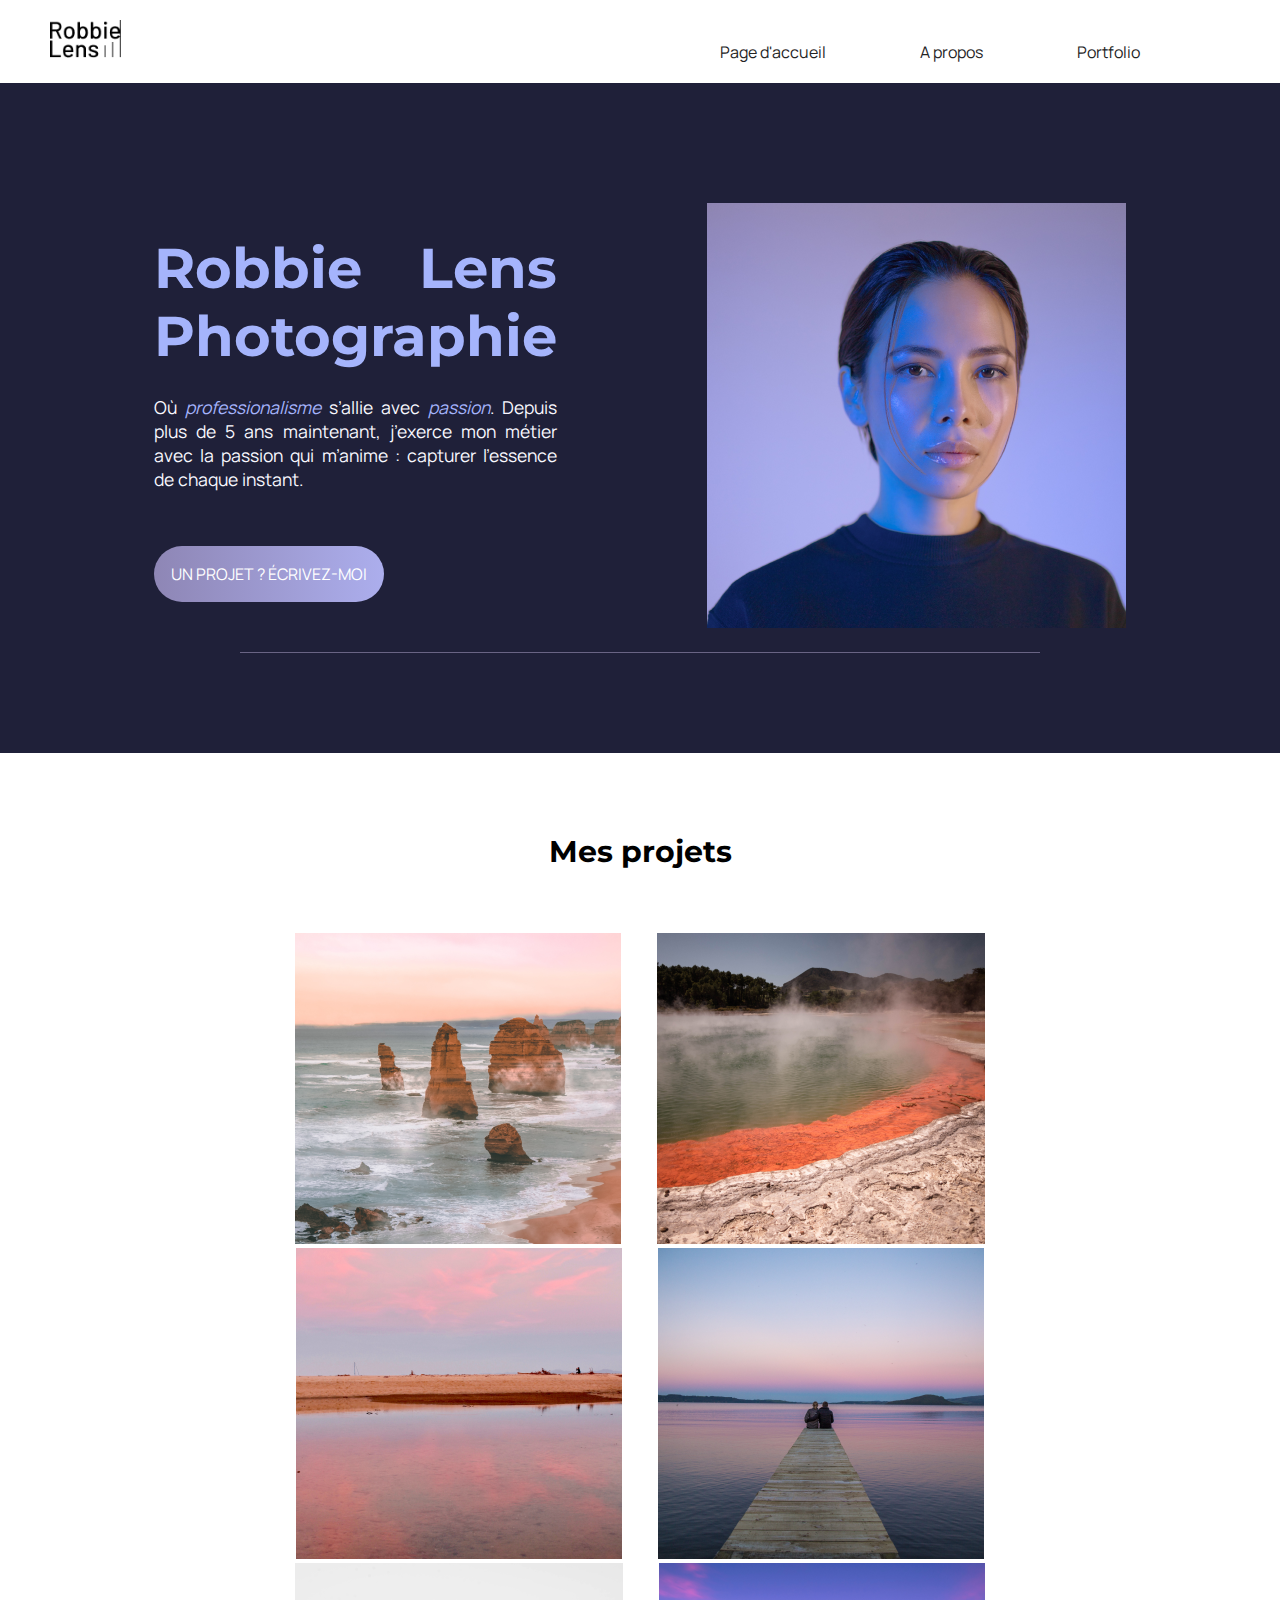
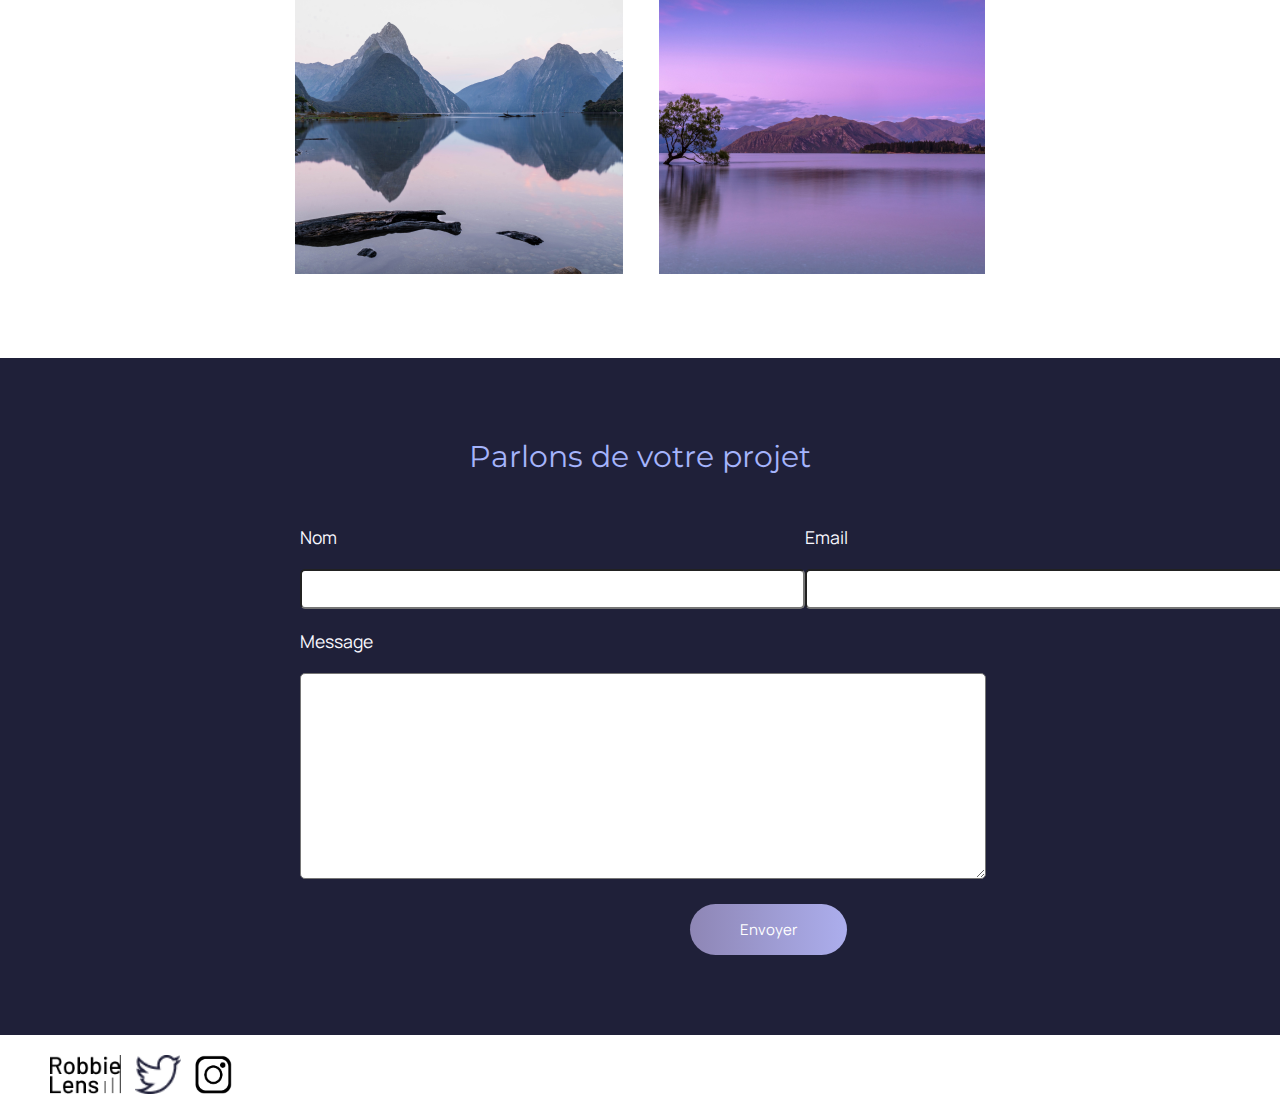
<file: HTML_CSS_RobbieLens/index.html>
<!DOCTYPE html>
<html lang="fr">

<head>

    <meta charset="utf-8">
    <title>Accueil - Robbie Lens Photographie</title>
    <link href="Styles/general.css" rel="stylesheet">
    <link href="Styles/accueil.css" rel="stylesheet">

    <!-- MONTSERRAT -->
    <link rel="preconnect" href="https://fonts.googleapis.com">
    <link rel="preconnect" href="https://fonts.gstatic.com" crossorigin>
    <link href="https://fonts.googleapis.com/css2?family=Montserrat:ital,wght@0,100..900;1,100..900&family=Roboto:ital,wght@0,100;0,300;0,400;0,500;0,700;0,900;1,100;1,300;1,400;1,500;1,700;1,900&display=swap"
        rel="stylesheet">

    <!-- MANROPE -->
    <link href="https://fonts.googleapis.com/css2?family=Manrope:wght@200..800&family=Montserrat:ital,wght@0,100..900;1,100..900&family=Roboto:ital,wght@0,100;0,300;0,400;0,500;0,700;0,900;1,100;1,300;1,400;1,500;1,700;1,900&display=swap" 
        rel="stylesheet">


</head>

<body>

    <header>   
        <nav>
        <div class = "nav_entete">
             <a href="index.html"><img src="IMAGES/logo.png" alt="Page d'accueil" class="taille_logo"></a>
                
             <div class="nav_boutons">
                <a href="index.html">Page d'accueil</a>
                <a href="a_propos.html">A propos</a>
                <a href="portfolio.html">Portfolio</a>
            </div>
        </div>
        </nav>
           
    </header>

<main>
    
<section class="section1_accueil">
<div class="S1_accueil">
 <div class="S1accueil_gauche">
    <div class="S1accueil_titre"><h1>Robbie Lens Photographie</h1></div>
    <div class="S1accueil_texte">
    <p>
        Où <em>professionalisme</em> s’allie avec <em>passion</em>. Depuis plus de 5
        ans maintenant, j’exerce mon métier avec la passion
        qui m’anime : capturer l’essence de chaque instant.
    </p></div>
    <div class="S1accueil_boutoncontact"><a class=lien_bouton href="#formulaire">UN PROJET ? ÉCRIVEZ-MOI</a></div>
  </div>

  <div class="S1accueil_droit"><img src="IMAGES/robbie-lens.png" alt="Logo" /></div>

</div>
</section>

<section class="section2_mesprojets">
    <h2 class="S2mesprojets_titre">Mes projets</h2>
    <div class="S2mesprojets_images">
   
        <div class="S2mesprojetsimages img1"><img src="IMAGES/Accueil/element1.png" alt="image1"></div>
        <div class="S2mesprojetsimages img2"><img src="IMAGES/Accueil/element2.png" alt="image2"></div>
        <div class="S2mesprojetsimages img3"><img src="IMAGES/Accueil/element3.png" alt="image3"></div>
   
        <div class="S2mesprojetsimages img4"><img src="IMAGES/Accueil/element4.png" alt="image4"></div>
        <div class="S2mesprojetsimages img5"><img src="IMAGES/Accueil/element5.png" alt="image5"></div>
        <div class="S2mesprojetsimages img6"><img src="IMAGES/Accueil/element6.png" alt="image6"></div>
    
    </div>
</section>

<section id="formulaire" class="section3_formulaire">
    <p class="S3formulaire_titre">Parlons de votre projet</p> 
 
    <form method="get" action="">
    <div class="S3formulaire_nom_email">
        <div class="S3formulaire_nom">
        <p>
            <label for="nom">Nom</label><br><input type="text" name="nom" id="nom" size="60">
        </p>
        </div>
        
        <div class="S3formulaire_email">
        <p>
            <label for="email">Email</label><br><input type="email" name="email" id="email" size="60">
        </p>
        </div>
    </div>
    <div class="S3formulaire_message">
        <p>
            <label for="message">Message</label> <br>
            <textarea name="message" id="message"></textarea>
        </p>
    </div>
    <div class="S3formulaire_bouton">
    <input type="submit" value="Envoyer">
    </div>



    </form>
      
</section>



</main>


<footer>
    <nav class="bas_de_page">

        <a href="a_propos.html"> 
            <img class="taille_logo" src="IMAGES/logo.png"></a>

        <a href="https://twitter.com/" target="_blank">
            <img class="taille_logo" src="IMAGES/twitter.png" alt="Logo Twitter">
        </a>
        <a href="https://www.instagram.com/" target="_blank">
            <img class="taille_logo" src="IMAGES/instagram.png" alt="Logo Instagram">
        </a>
    </nav>
</footer>
    

</body>

</html>
</file>
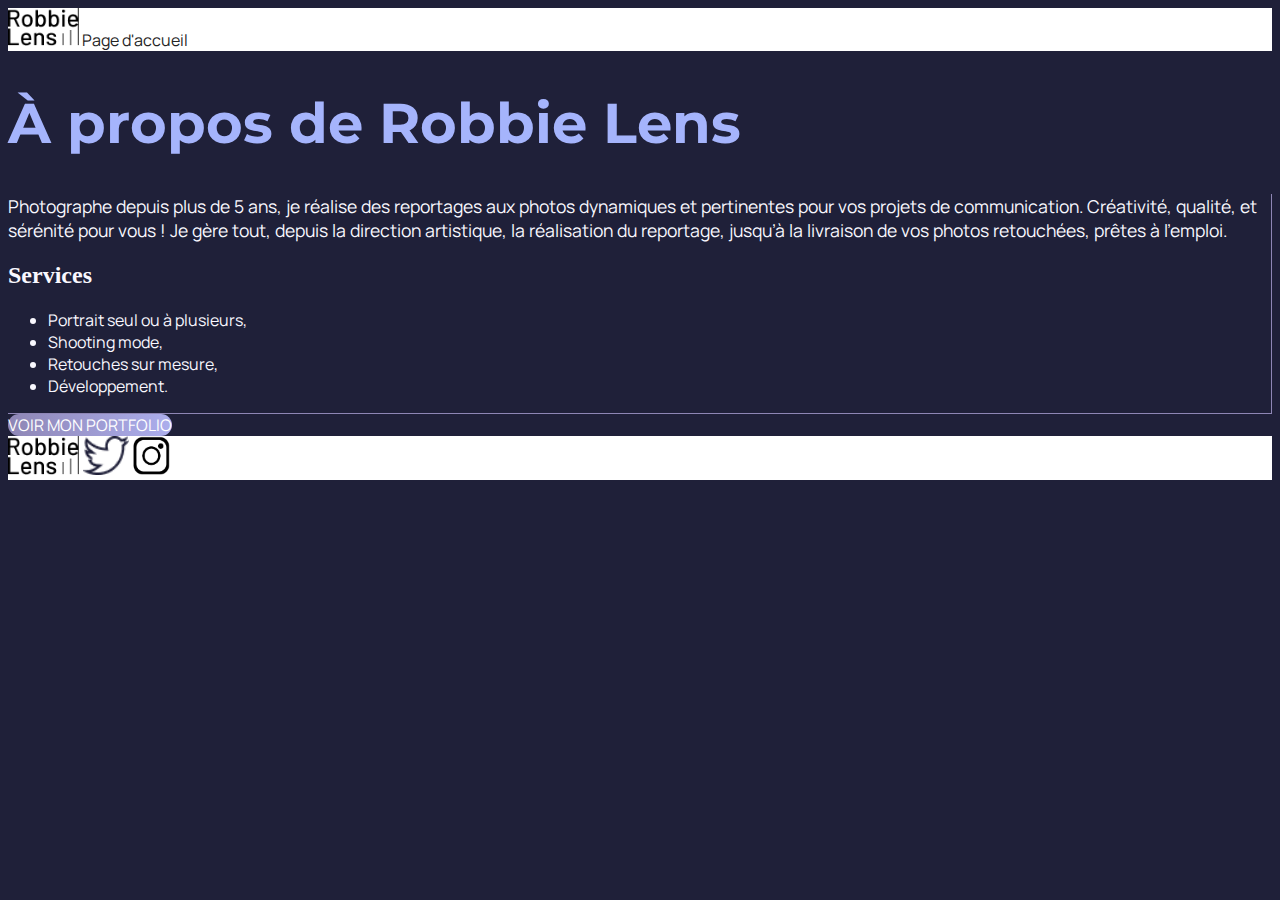
<file: HTML_CSS_RobbieLens/a_propos.html>
<!DOCTYPE html>
<html lang="fr">

<head>
    
    <meta charset="utf-8">
    <title>À propos - Robbie Lens Photographie</title>
    <link href="style.css" rel="stylesheet">

    <!-- MONTSERRAT -->
    <link rel="preconnect" href="https://fonts.googleapis.com">
    <link rel="preconnect" href="https://fonts.gstatic.com" crossorigin>
    <link href="https://fonts.googleapis.com/css2?family=Montserrat:ital,wght@0,100..900;1,100..900&family=Roboto:ital,wght@0,100;0,300;0,400;0,500;0,700;0,900;1,100;1,300;1,400;1,500;1,700;1,900&display=swap" rel="stylesheet">

    <!-- MANROPE -->
    <link rel="preconnect" href="https://fonts.googleapis.com">
    <link rel="preconnect" href="https://fonts.gstatic.com" crossorigin>
    <link href="https://fonts.googleapis.com/css2?family=Manrope:wght@200..800&family=Montserrat:ital,wght@0,100..900;1,100..900&family=Roboto:ital,wght@0,100;0,300;0,400;0,500;0,700;0,900;1,100;1,300;1,400;1,500;1,700;1,900&display=swap" rel="stylesheet">

</head>

<body>
    
    <div class="haut">
        <a href="Accueil.html"><img src="IMAGES/logo.png" alt="Page d'accueil" class="taille_logo"> Page d'accueil</a>
    </div>

    <h1>À propos de Robbie Lens</h1>
    
    <div class="bordure_texte">
    <p>Photographe depuis plus de 5 ans, je réalise des reportages aux photos dynamiques et pertinentes pour vos projets de communication. Créativité, qualité, et sérénité pour vous ! Je gère tout, depuis la direction artistique, la réalisation du reportage, jusqu’à la livraison de vos photos retouchées, prêtes à l’emploi.</p>

    <h2>Services</h2>
    <ul>
        <li>Portrait seul ou à plusieurs,</li>
        <li>Shooting mode,</li>
        <li>Retouches sur mesure,</li>
        <li>Développement. </li>
    </ul>
    </div>

    <div>
        <a class=lien_bouton href="">VOIR MON PORTFOLIO</a>
    </div>

    <div class="bas">

        <a href="a_propos.html"> 
            <img class="taille_logo" src="IMAGES/logo.png"></a>

        <a href="https://twitter.com/" target="_blank">
            <img class="taille_logo" src="IMAGES/twitter.png" alt="Logo Twitter">
        </a>
        <a href="https://www.instagram.com/" target="_blank">
            <img class="taille_logo" src="IMAGES/instagram.png" alt="Logo Instagram">
        </a>

    </div>

</body>

</html>
</file>
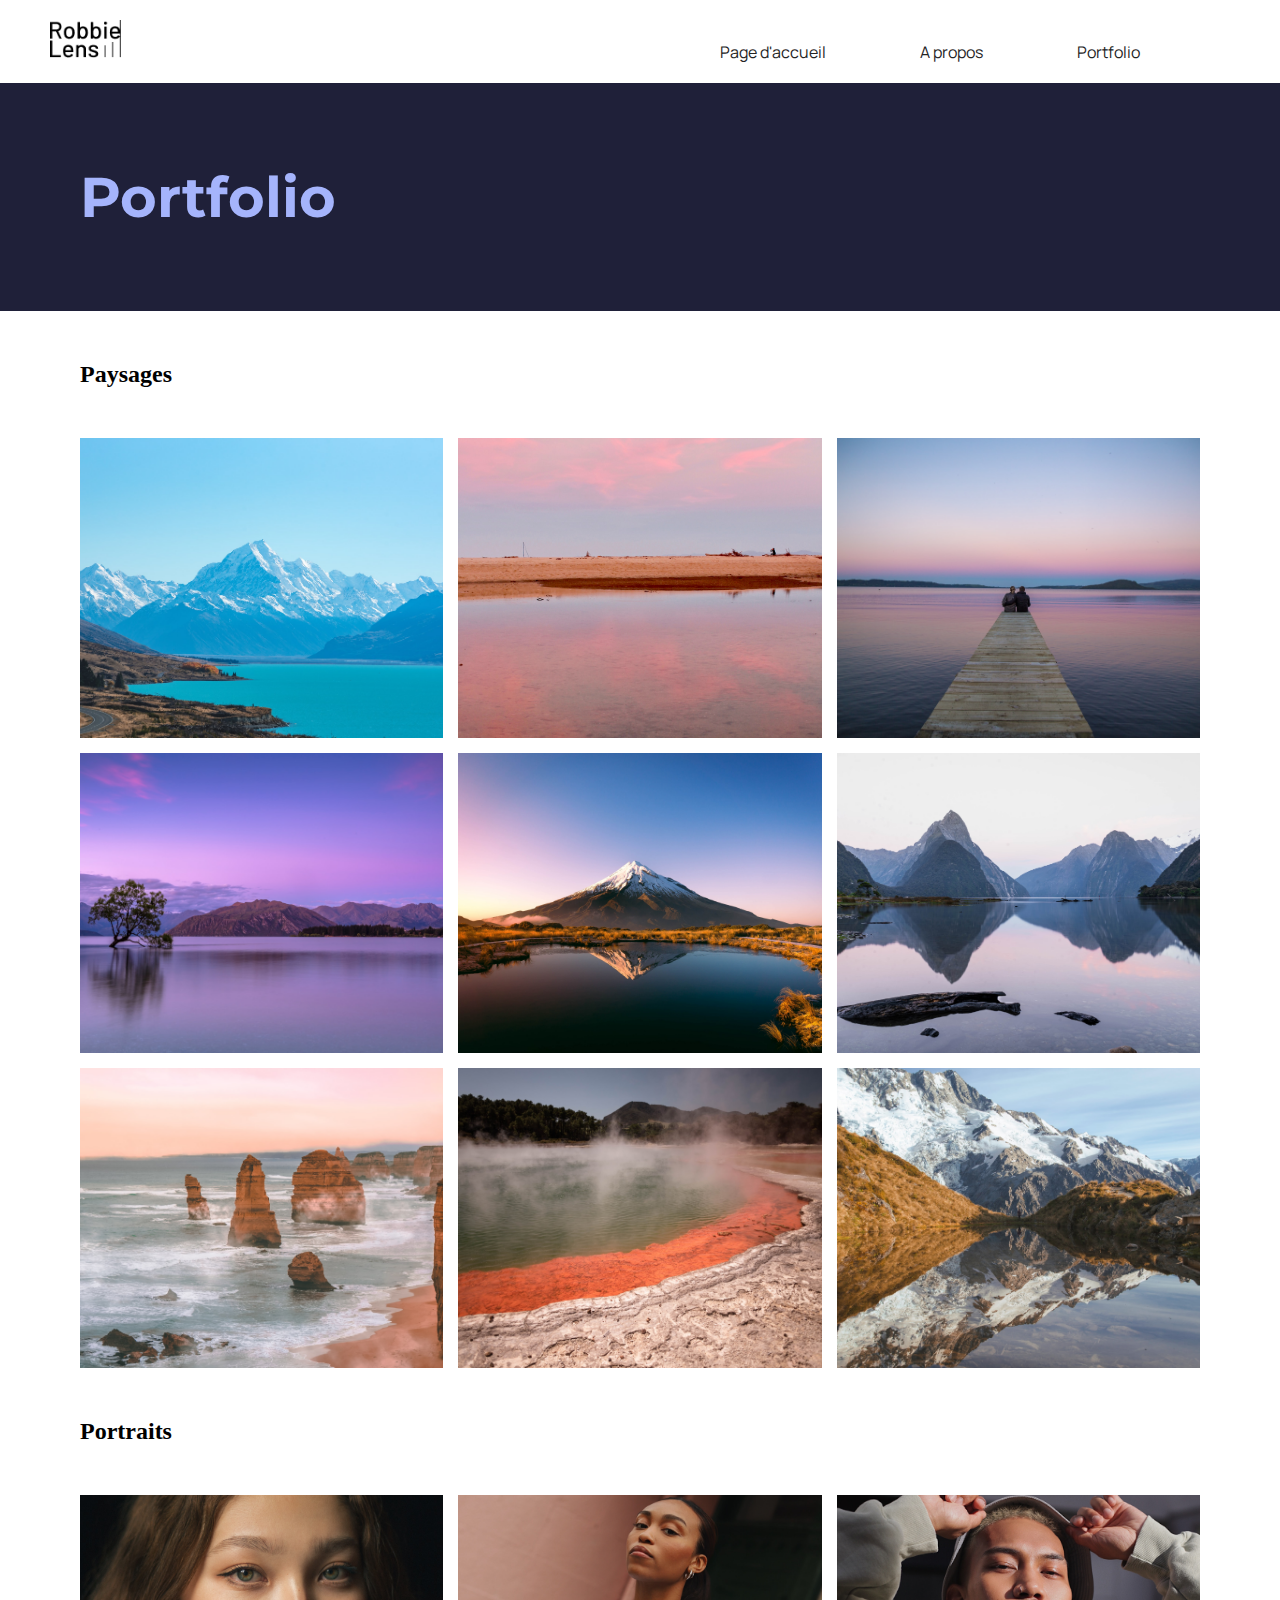
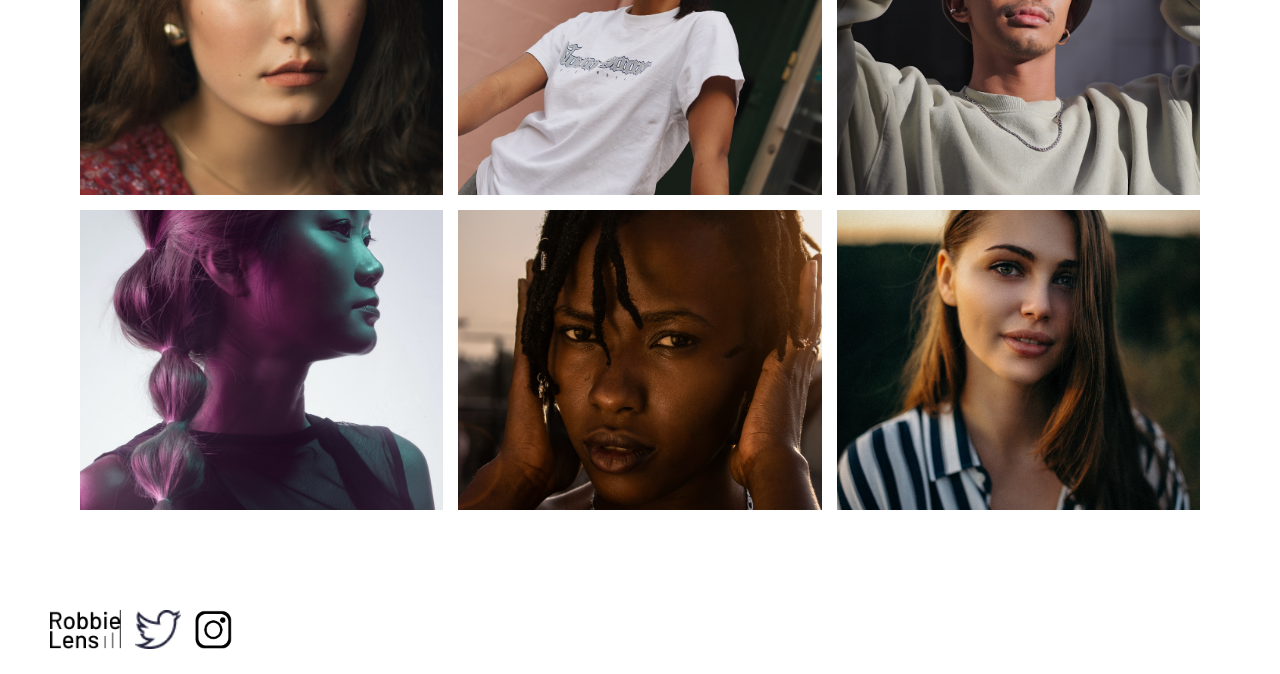
<file: HTML_CSS_RobbieLens/portfolio.html>
<!DOCTYPE html>
<html lang="fr">

<head>
    
    <meta charset="utf-8">
    <title>À propos - Robbie Lens Photographie</title>
    <link href="Styles/general.css" rel="stylesheet">
    <link href="Styles/portfolio.css" rel="stylesheet">

    <!-- MONTSERRAT -->
    <link rel="preconnect" href="https://fonts.googleapis.com">
    <link rel="preconnect" href="https://fonts.gstatic.com" crossorigin>
    <link href="https://fonts.googleapis.com/css2?family=Montserrat:ital,wght@0,100..900;1,100..900&family=Roboto:ital,wght@0,100;0,300;0,400;0,500;0,700;0,900;1,100;1,300;1,400;1,500;1,700;1,900&display=swap" rel="stylesheet">

    <!-- MANROPE -->
    <link href="https://fonts.googleapis.com/css2?family=Manrope:wght@200..800&family=Montserrat:ital,wght@0,100..900;1,100..900&family=Roboto:ital,wght@0,100;0,300;0,400;0,500;0,700;0,900;1,100;1,300;1,400;1,500;1,700;1,900&display=swap" rel="stylesheet">

</head>

<body>
    
    <header>   
        <nav>
        <div class = "nav_entete">
             <a href="index.html"><img src="IMAGES/logo.png" alt="Page d'accueil" class="taille_logo"></a>
                
             <div class="nav_boutons">
                <a href="index.html">Page d'accueil</a>
                <a href="a_propos.html">A propos</a>
                <a href="portfolio.html">Portfolio</a>
            </div>
        </div>
        </nav>
           
    </header>


<main>
<section class="section1_portfolio">
   <h1>Portfolio</h1>
</section>
<section class="section2_portfolio">
   <h2 class="S2portfolio_titre">Paysages</h2>
    <div class="S2portfolio_paysages">
        <a href="IMAGES/Portfolio/paysage1.jpg" class="S2portfolioimage"><img src="IMAGES/Portfolio/paysage1.jpg" alt="paysage1">
            <div class="photo_hover">Voir la photo</div>
        </a>
        <a href="IMAGES/Portfolio/paysage2.jpg" class="S2portfolioimage"><img src="IMAGES/Portfolio/paysage2.jpg" alt="paysage2">
            <div class="photo_hover">Voir la photo</div></a>
        <a href="IMAGES/Portfolio/paysage3.jpg" class="S2portfolioimage"><img src="IMAGES/Portfolio/paysage3.jpg" alt="paysage3">
            <div class="photo_hover">Voir la photo</div></a>
        <a href="IMAGES/Portfolio/paysage4.jpg" class="S2portfolioimage"><img src="IMAGES/Portfolio/paysage4.jpg" alt="paysage4">
            <div class="photo_hover">Voir la photo</div></a>
        <a href="IMAGES/Portfolio/paysage5.jpg" class="S2portfolioimage"><img src="IMAGES/Portfolio/paysage5.jpg" alt="paysage5">
            <div class="photo_hover">Voir la photo</div></a>
        <a href="IMAGES/Portfolio/paysage6.jpg" class="S2portfolioimage"><img src="IMAGES/Portfolio/paysage6.jpg" alt="paysage6">
            <div class="photo_hover">Voir la photo</div></a>
        <a href="IMAGES/Portfolio/paysage7.jpg" class="S2portfolioimage"><img src="IMAGES/Portfolio/paysage7.jpg" alt="paysage7">
            <div class="photo_hover">Voir la photo</div></a>
        <a href="IMAGES/Portfolio/paysage8.jpg" class="S2portfolioimage"><img src="IMAGES/Portfolio/paysage8.jpg" alt="paysage8">
            <div class="photo_hover">Voir la photo</div></a>
        <a href="IMAGES/Portfolio/paysage9.jpg" class="S2portfolioimage"><img src="IMAGES/Portfolio/paysage9.jpg" alt="paysage9">
            <div class="photo_hover">Voir la photo</div></a>
    </div>
    <h2 class="S2portfolio_titre">Portraits</h2>
    <div class="S2portfolio_portraits">
        <a href="IMAGES/Portfolio/portrait1.jpg" class="S2portfolioimage"><img src="IMAGES/Portfolio/portrait1.jpg" alt="portrait1">
            <div class="photo_hover">Voir la photo</div></a>
        <a href="IMAGES/Portfolio/portrait2.jpg" class="S2portfolioimage"><img src="IMAGES/Portfolio/portrait2.jpg" alt="portrait2">
            <div class="photo_hover">Voir la photo</div></a>
        <a href="IMAGES/Portfolio/portrait3.jpg" class="S2portfolioimage"><img src="IMAGES/Portfolio/portrait3.jpg" alt="portrait3">
            <div class="photo_hover">Voir la photo</div></a>
        <a href="IMAGES/Portfolio/portrait4.jpg" class="S2portfolioimage"><img src="IMAGES/Portfolio/portrait4.jpg" alt="portrait4">
            <div class="photo_hover">Voir la photo</div></a>
        <a href="IMAGES/Portfolio/portrait5.jpg" class="S2portfolioimage"><img src="IMAGES/Portfolio/portrait5.jpg" alt="portrait5">
            <div class="photo_hover">Voir la photo</div></a>
        <a href="IMAGES/Portfolio/portrait6.jpg" class="S2portfolioimage"><img src="IMAGES/Portfolio/portrait6.jpg" alt="portrait6">
            <div class="photo_hover">Voir la photo</div></a>
    </div>
</section>

</main>


<footer>
    <nav class="bas_de_page">

        <a href="a_propos.html"> 
            <img class="taille_logo" src="IMAGES/logo.png"></a>

        <a href="https://twitter.com/" target="_blank">
            <img class="taille_logo" src="IMAGES/twitter.png" alt="Logo Twitter">
        </a>
        <a href="https://www.instagram.com/" target="_blank">
            <img class="taille_logo" src="IMAGES/instagram.png" alt="Logo Instagram">
        </a>

    </nav>
</footer>

</body>

</html>
</file>
<file: HTML_CSS_RobbieLens/Styles/general.css>
* {
    margin: 0;
}

p {
    font-size: 1.1em;
    font-family: Manrope;
    color:#F9F8FF;
}

h1 { 
    font-size: 3.5em;
    color: #A5B4FC;
    font-family: Montserrat;

}


header , footer { 
    background-color: white;
    padding: 20px 50px 20px 50px;
}



section {
    padding: 80px;
}

a { 
    text-decoration: none;
    font-size: 1em;
    font-family: Manrope;
    color: #242424;
}

a:hover {
    text-decoration:underline;
}

/* bouton contact accueil et portfolio a propos*/
.lien_bouton {
    background: linear-gradient(to right,#8E86B5,#ACAEED);
    font-family: Manrope;
    color: white;
    border-radius : 50px;
    padding: 17px;
    display : inline-block;
}

.lien_bouton:hover {
    text-decoration: none;
    background: linear-gradient(to right,#696484,#8788BA);   
}

/* En tete */
.nav_entete {
    display: flex;
    align-items : flex-end;
    justify-content : space-between;
}
/* Fin en tete */

.nav_boutons a { 
    margin-right : 90px;
}

/* Logos cliquables */
.taille_logo {
    width: auto;
    height: 2.4em;
    max-width: auto;
    max-height: 2.4em;
    margin-right : 10px;
}

img:hover {
    opacity: 0.5;
}
</file>
<file: HTML_CSS_RobbieLens/Styles/accueil.css>
/* premiere partie accueil */

.section1_accueil, .section3_formulaire {
    background-color: #1F2039;

}
.S1_accueil {
    display: flex;
    padding : 20px;
    margin : 20px 160px 20px 160px;
    justify-content: center;
    align-items : center;
    border-bottom : 1px #696484 solid;
    text-align: justify;
 
}

.S1accueil_gauche{
    margin-right: 150px;
   
}

.S1accueil_titre , .S1accueil_texte {
    padding-bottom : 25px;
}

em {
    color: #A5B4FC;
}

.S1accueil_boutoncontact {
    padding-top: 30px;
}
/* fin premiere partie accueil */

/* deuxième partie accueil : Mes projets */

.S2mesprojets_images { 
    display: flex;
    flex-wrap: wrap;
    justify-content: space-evenly;
    justify-items : space-evenly;
    margin-left: 180px;
    margin-right: 180px;
    padding-top : 3px;

}

.S2mesprojets_titre{ 
    font-family: Montserrat;
    font-size : 30px;
    text-align: center;
    margin-bottom : 60px;
}


/* fin deuxième partie accueil */

/* Troisième partie Formulaire */

textarea {
    width: 100%;
    height: 200px;
    margin-top : 20px;
    border-radius : 5px;
}

.S3formulaire_titre {
    display: flex;
    justify-content: center;
    margin-bottom : 50px;
    color: #A5B4FC;
    font-family: Montserrat;
    font-size : 30px;

}
form {
    display:flex;
    flex-direction: column;
    margin-left : 220px;
    margin-right : 220px;
 

}
.S3formulaire_nom_email {
    display : flex;
    justify-content: center;
    justify-content: space-between;
}

.S3formulaire_nom_email input{
    margin-top : 20px;
    margin-bottom : 20px;
    border-radius: 5px;
    padding-top : 20px;

}

.S3formulaire_bouton input {
    background: linear-gradient(to right,#8E86B5,#ACAEED);
    font-family: Manrope;
    font-size : 15px;
    color: white;
    border-radius : 50px;
    padding: 15px 50px 15px 50px;
    margin-top : 20px;
    margin-left : 390px;
    border : none;
}
</file>
<file: HTML_CSS_RobbieLens/style.css>
.important {
    color: #A5B4FC;
}

h1 { 
    font-size: 3.5em;
    color: #A5B4FC;
    font-family: Montserrat;
}

h2{ 
    color:#F9F8FF;

}


li { 
    font-size: 1em;
    font-family: Manrope;
    color:#F9F8FF;

}

a { 
    text-decoration: none;
    font-size: 1em;
    font-family: Manrope;
    color: #242424;
}

body {
    background-color: #1F2039;
}

.bordure_texte {
    border-right: 1px #8e86b5 solid;
    border-bottom: 1px #8e86b5 solid;
}


.haut, .bas { 
    background-color: white;
    
}

.lien_bouton {
    background: linear-gradient(to right,#8E86B5,#ACAEED);
    font-family: Manrope;
    color: white;
    border-radius : 50px;
}

p {
    font-size: 1.1em;
    font-family: Manrope;
    color:#F9F8FF;
}

.taille_logo {
    width: auto;
    height: 2.4em;
    max-width: auto;
    max-height: 2.4em;
}
</file>
<file: HTML_CSS_RobbieLens/Styles/portfolio.css>
.section1_portfolio { 
    background-color: #1F2039;
}

.section2_portfolio {
    padding-top : 0px;
}

.S2portfolio_titre{
    margin : 50px 0px 50px 0px;
    
}

.S2portfolio_paysages img,
.S2portfolio_portraits img {
  width: 100%;
  height: 100%;
  object-fit: cover;
}

.S2portfolio_paysages{
    display:grid;
    grid-template-columns: 1fr 1fr 1fr;
    grid-template-rows: 300px 300px 300px;
    grid-gap : 15px;
    margin-bottom : 15px;
}

.S2portfolio_portraits{
    display:grid;
    grid-template-columns: 1fr 1fr 1fr;
    grid-template-rows: 300px 300px;
    grid-gap : 15px;
}

.S2portfolioimage {
    position:relative;
}

.S2portfolioimage:hover .photo_hover {
   display: flex;
}

.photo_hover {
    position: absolute;
    top: 0;
    left: 0;
    right: 0;
    bottom: 0;
    display: flex;
    align-items: center;
    justify-content: center;
    font-size: 1.5em;
    color: white;
    background-color: rgba(0, 0, 0, 0.7);
    display : none;
   
}
</file>
